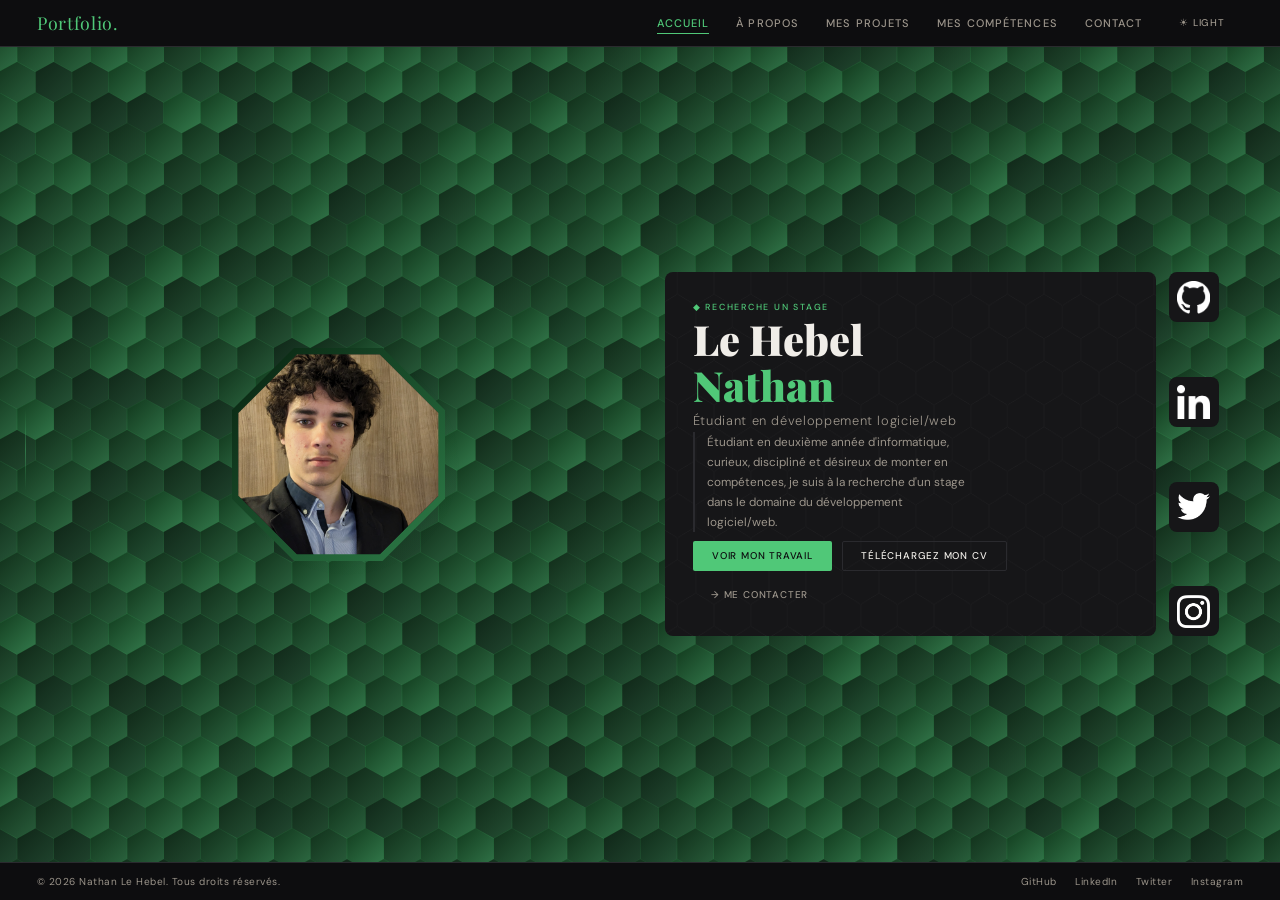
<file: index.html>
<!DOCTYPE html>
<html lang="fr">
<head>
  <meta charset="UTF-8" />
  <meta name="viewport" content="width=device-width, initial-scale=1.0" />
  <title>Portfolio – Nathan Le Hebel</title>
  <link href="https://fonts.googleapis.com/css2?family=Playfair+Display:wght@700;900&family=DM+Sans:wght@300;400;500&display=swap" rel="stylesheet" />
  <link rel="stylesheet" href="style.css" />
</head>
<body>
  <div class="decor-line"></div>
  <div id="hex-bg" style="position:fixed; inset:0; z-index:0; pointer-events:none; overflow:hidden;"></div>

  <nav>
    <div class="logo">Portfolio.</div>
    <div class="nav-right">
      <ul class="nav-links">
        <li><a data-section="accueil" class="active">Accueil</a></li>
        <li><a data-section="apropos">À propos</a></li>
        <li><a data-section="projets">Mes projets</a></li>
        <li><a data-section="competences">Mes compétences</a></li>
        <li><a data-section="contact">Contact</a></li>
      </ul>
      <button id="theme-toggle" class="btn btn-ghost"><span>☀ Light</span></button>
    </div>
  </nav>

  <div id="viewport">

    <!-- ===== ACCUEIL ===== -->
    <section class="section active" id="section-accueil">
      <div class="hex-side">
        <div class="hexagon-wrap">
          <div class="hex-glow"></div>
          <div class="hexagon">
            <div class="hexagon-inner">
              <img src="Photos-1-001/PXL_20250601_133335522.jpg" alt="Nathan Le Hebel" />
            </div>
          </div>
        </div>
      </div>

      <div class="info-container">
        <div class="info-side">
          <canvas class="hex-pattern"></canvas>
          <span class="tag">◆ Recherche un stage</span>
          <h1>Le Hebel<br /><span class="accent">Nathan</span></h1>
          <p class="role">Étudiant en développement logiciel/web</p>
          <p class="bio">
            Étudiant en deuxième année d'informatique, curieux, discipliné
            et désireux de monter en compétences, je suis à la recherche
            d'un stage dans le domaine du développement logiciel/web.
          </p>
          <div class="btn-row">
            <button class="btn btn-primary" data-nav="projets">Voir mon travail</button>
            <button class="btn btn-outline" onclick="window.open('CV_2026-06-26_Nathan_Le_Hebel.pdf', '_blank')">Téléchargez mon CV</button>
            <button class="btn btn-ghost" data-nav="contact"><span>→ Me contacter</span></button>
          </div>
        </div>

        <div class="links">
          <a href="https://github.com/Zelirety"><img src="images/github_logo.png" alt="GitHub"></a>
          <a href="https://www.linkedin.com/in/nathan-le-hebel-7b2b1b20a/"><img src="images/linkedin_logo.png" alt="LinkedIn"></a>
          <a href="https://twitter.com/"><img src="images/Logo_of_Twitter.svg.png" alt="Twitter"></a>
          <a href="https://www.instagram.com/"><img src="images/IG-Logo-Silhouette-Free-PNG-Image.png" alt="Instagram"></a>
        </div>
      </div>
    </section>

    <!-- ===== À PROPOS ===== -->
    <section class="section slide-from-right" id="section-apropos">
      <div class="apropos-grid">

        <!-- 1 — Vertical (haut-gauche) : Profil -->
        <div class="apropos-block apropos-block-profil">
          <span class="tag">● Profil</span>
          <div class="apropos-idbloc">
            <div class="apropos-avatar">N</div>
            <div>
              <p class="apropos-name">Nathan Le Hebel</p>
              <p class="apropos-detail">Développeur Full-Stack</p>
            </div>
          </div>
          <span class="apropos-badge">Recherche d'alternance 2025-2026</span>
          <div class="apropos-card-meta">
            <p>🎂 19 ans (22/09/2006)</p>
            <p>📍 Lannion, Bretagne</p>
            <p>🚗 Véhiculé</p>
            <p>✉ lehebelnathan@gmail.com</p>
            <p>🎓 BUT Informatique — 2ᵉ année</p>
          </div>
        </div>

        <!-- 2 — Horizontal (haut-droite) : Intro -->
        <div class="apropos-block apropos-block-intro">
          <span class="tag">● À propos</span>
          <h2>Hello <em class="accent">World !</em></h2>
          <p>
            Passionné par le développement logiciel et web, je suis un étudiant en informatique à la recherche d'une alternance pour approfondir mes compétences techniques et contribuer à des projets concrets. Curieux, rigoureux et autonome, j'aime relever les défis et apprendre de nouvelles technologies. Mon parcours académique et mes projets personnels m'ont permis d'acquérir une solide base en programmation, que je souhaite mettre à profit dans un environnement professionnel stimulant.
          </p>
        </div>

        <!-- 5 — Centre : Stats -->
        <div class="apropos-block apropos-block-stats">
          <div class="stat">
            <p class="stat-value">INNOVATION</p>
          </div>
          <div class="stat">
            <p class="stat-value"><span class="accent">QUALITE</span></p>
          </div>
          <div class="stat">
            <p class="stat-value">COMMUNICATION</p>
          </div>
        </div>

        <!-- 3 — Horizontal (bas-gauche) : Expérience -->
        <div class="apropos-block apropos-block-experience">
          <span class="tag">● Expérience</span>
          <div class="experience-wrapper">
            <button class="exp-arrow prev" type="button" aria-label="Expérience précédente">‹</button>
            <div class="experience-row">

              <div class="experience-card">
                <p class="exp-period">Mai 2026 — Juillet 2026.</p>
                <p class="exp-title">Stage cybersécurité</p>
                <p class="exp-place">STACEM, Grandchamps</p>
                <p class="exp-desc">Développement d'outils d'automatisation et de tests de pénétration. Implémentation de solutions de sécurité.</p>
              </div>

              <div class="experience-card">
                <p class="exp-period">2020 — Auj.</p>
                <p class="exp-title">Projets personnels</p>
                <p class="exp-place">En autonomie</p>
                <p class="exp-desc"></p>
              </div>

            </div>
            <button class="exp-arrow next" type="button" aria-label="Expérience suivante">›</button>
          </div>
        </div>

        <!-- 4 — Vertical (bas-droite) : Parcours -->
        <div class="apropos-block apropos-block-parcours">
          <span class="tag">● Parcours</span>
          <div class="apropos-timeline">
            <div class="timeline-item">
              <p class="timeline-year">A venir...</p>
            </div>
            <div class="timeline-item">
              <p class="timeline-year">2024 – Auj.</p>
              <p class="timeline-title">BUT Informatique, IUT de Lannion</p>
              <p class="timeline-sub"></p>
            </div>
            <div class="timeline-item">
              <p class="timeline-year">2021 - 2024</p>
              <p class="timeline-title">Bac Général, Lycée Benjamin Franklin</p>
              <p class="timeline-sub">NSI + Maths — Mention Bien</p>
            </div>
          </div>
        </div>

      </div>
    </section>

    <!-- ===== PROJETS ===== -->
    <section class="section slide-from-right" id="section-projets">
      <div style="width:100%">
        <div class="projets-header">
          <div>
            <span class="tag">◆ Réalisations</span>
            <div class="projets-title-row">
              <h2>Mes <em class="accent">projets</em></h2>
              <a href="https://github.com/Zelirety" class="github-link" aria-label="GitHub">
                <img src="images/github_logo.png" alt="GitHub">
              </a>
            </div>
          </div>
          <a href="https://github.com/Zelirety">Voir tout →</a>
        </div>
        <div class="projets-grid">
          <div class="projet-card">
            <span class="projet-tag">Web</span>
            <p class="projet-title">Portfolio Personnel</p>
            <p class="projet-desc">Ce portfolio — SPA avec navigation animée, fond hexagonal interactif, mode sombre/clair et canvas dynamique au survol de la souris.</p>
            <div class="projet-tech">
              <span class="tech-chip">HTML</span>
              <span class="tech-chip">CSS</span>
              <span class="tech-chip">JavaScript</span>
            </div>
          </div>
          <div class="projet-card">
            <span class="projet-tag">Web</span>
            <p class="projet-title">Alizon, création d'une marketplace</p>
            <p class="projet-desc">J’ai mené la conceptualisation et le développement d'un site web de commerce en
                                    ligne,en groupe de 7 dans le cadre d’un projet universitaire. Nous avons pu appliquer la
                                    méthode SCRUM pour la gestion des tâches et du groupe, et manipuler avec des
                                    technologies telles que Git et Jira, et des langages tels que le HTML/CSS/JS, PHP, SQL.</p>
            <div class="projet-tech">
              <span class="tech-chip">PHP</span>
              <span class="tech-chip">MySQL</span>
              <span class="tech-chip">HTML</span>
              <span class="tech-chip">sCSS</span>
              <span class="tech-chip">JavaScript</span>
              <span class="tech-chip">Docker</span>
            </div>
          </div>
          <div class="projet-card">
            <span class="projet-tag">Logiciel</span>
            <p class="projet-title">Snake, robot IA</p>
            <p class="projet-desc">J'ai développé un robot automatisé pour le jeu « Snake » en C, en optimisant le code. J'ai
                                    utilisé Doxygen pour la documentation.</p>
            <div class="projet-tech">
              <span class="tech-chip">C</span>
            </div>
          </div>
          <div class="projet-card">
            <span class="projet-tag">DevOps</span>
            <p class="projet-title">Pipeline automatisée de traitement de fichiers</p>
            <p class="projet-desc">J’ai conceptualisé et mis en œuvre une pipeline utilisant Bash et PHP, conteneurisée
                                  avec Docker.</p>
            <div class="projet-tech">
              <span class="tech-chip">Bash</span>
              <span class="tech-chip">PHP</span>
              <span class="tech-chip">Docker</span>
            </div>
          </div>
          <div class="projet-card">
            <span class="projet-tag">Web</span>
            <p class="projet-title">Site vitrine pour les JO 2024</p>
            <p class="projet-desc">J'ai acquis de solides compétences en développement web (HTML/CSS/JS) en
                                    concevant (Figma), imaginant puis en menant le développement avec une équipe de
                                    camarades, un site web vitrine pour les JO 2024, en simulant un recueil de besoins pour
                                    le client, et une présentation du produit.</p>
            <div class="projet-tech">
              <span class="tech-chip">HTML</span>
              <span class="tech-chip">CSS</span>
              <span class="tech-chip">FIGMA</span>
            </div>
          </div>
          <div class="projet-card dashed">
            <p class="projet-placeholder">+ Projet en cours<small>API REST avec Node.js — bientôt</small></p>
          </div>
        </div>
      </div>
    </section>

    <!-- ===== COMPÉTENCES ===== -->
    <section class="section slide-from-right" id="section-competences">
      <div class="comp-wrap">

        <header class="comp-head">
          <span class="tag">◆ Savoir-faire</span>
          <h2>Mes <em class="accent">compétences</em></h2>
          <p>Ce que je manipule au quotidien — entre le BUT Informatique à l'IUT de Lannion et mes projets personnels.</p>
        </header>

        <div class="comp-main">

          <!-- Langages : nid d'abeille -->
          <div class="comp-langs">
            <span class="comp-col-title">Langages</span>
            <div class="honeycomb">
              <div class="hc-row">
                <div class="lang-hex"><span class="lang-hex-in">Python</span></div>
                <div class="lang-hex"><span class="lang-hex-in">Java</span></div>
                <div class="lang-hex"><span class="lang-hex-in">C#</span></div>
                <div class="lang-hex"><span class="lang-hex-in">C</span></div>
              </div>
              <div class="hc-row">
                <div class="lang-hex"><span class="lang-hex-in">JS</span></div>
                <div class="lang-hex"><span class="lang-hex-in">PHP</span></div>
                <div class="lang-hex"><span class="lang-hex-in">Bash</span></div>
              </div>
            </div>
          </div>

          <!-- Catégories : fiche technique -->
          <div class="comp-cats">
            <div class="comp-field">
              <span class="cf-label">Développement web</span>
              <div class="cf-list">
                <span>HTML</span><span>CSS</span><span>JavaScript</span><span>Node.js</span>
              </div>
            </div>
            <div class="comp-field">
              <span class="cf-label">Bases de données</span>
              <div class="cf-list">
                <span>SQL</span><span>SQLite</span><span>Modélisation relationnelle</span>
              </div>
            </div>
            <div class="comp-field">
              <span class="cf-label">Gestion de projet</span>
              <div class="cf-list">
                <span>Agile — Scrum &amp; Kanban</span><span>Gantt</span><span>ProjectLibre</span>
              </div>
            </div>
            <div class="comp-field">
              <span class="cf-label">Outils &amp; technologies</span>
              <div class="cf-list">
                <span>Git</span><span>Docker</span><span>Jira</span><span>Figma</span><span>Doxygen</span>
              </div>
            </div>
            <div class="comp-field">
              <span class="cf-label">Atouts</span>
              <div class="cf-list">
                <span>Esprit d'équipe</span><span>À l'écoute</span><span>Gestion du stress</span><span>Apprentissage rapide</span><span>Autonomie</span>
              </div>
            </div>
            <div class="comp-field">
              <span class="cf-label">Langues</span>
              <div class="lang-levels">
                <div class="lang-level">
                  <span class="ll-name">Anglais</span>
                  <span class="ll-scale" aria-hidden="true">
                    <i class="on"></i><i class="on"></i><i class="on"></i><i class="on"></i><i></i><i></i>
                  </span>
                  <span class="ll-tag">B2</span>
                </div>
                <div class="lang-level">
                  <span class="ll-name">Espagnol</span>
                  <span class="ll-scale" aria-hidden="true">
                    <i class="on"></i><i class="on"></i><i></i><i></i><i></i><i></i>
                  </span>
                  <span class="ll-tag">A2</span>
                </div>
              </div>
            </div>
          </div>

        </div>
      </div>
    </section>

    <!-- ===== CONTACT ===== -->
    <section class="section slide-from-right" id="section-contact">
      <div class="contact-left">
        <span class="tag">◆ Restons en contact</span>
        <h2 style="margin-top:0.5rem;">Une <em class="accent">opportunité</em><br />à me proposer ?</h2>
        <p>Je suis à la recherche d'une alternance en développement full-stack pour 2025-2026. N'hésitez pas à me contacter, je réponds rapidement.</p>
        <div class="contact-info">
          <a class="contact-row" href="mailto:lehebelnathan@gmail.com">
            <span class="contact-icon">✉</span>
            <span>lehebelnathan@gmail.com</span>
          </a>
          <a class="contact-row" href="tel:+33782766495">
            <span class="contact-icon">📞</span>
            <span>07 82 76 64 95</span>
          </a>
          <div class="contact-row">
            <span class="contact-icon">📍</span>
            <span>Lannion, Bretagne</span>
          </div>
          <div class="contact-row">
            <span class="contact-icon">🎓</span>
            <span>BUT Informatique — IUT de Lannion</span>
          </div>
        </div>
      </div>

      <form class="contact-form" id="contact-form" action="https://formspree.io/f/maqvlajb" method="POST">
        <p class="contact-form-title">Envoyez-moi un message</p>
        <div class="form-group">
          <label class="form-label" for="cf-name">Nom</label>
          <input type="text" id="cf-name" name="name" class="form-input" placeholder="Votre nom" required />
        </div>
        <div class="form-group">
          <label class="form-label" for="cf-email">Email</label>
          <input type="email" id="cf-email" name="email" class="form-input" placeholder="votre@email.com" required />
        </div>
        <div class="form-group">
          <label class="form-label" for="cf-message">Message</label>
          <textarea id="cf-message" name="message" class="form-input" rows="4" placeholder="Votre message..." required></textarea>
        </div>
        <input type="hidden" name="_subject" value="Nouveau message depuis le portfolio">
        <button type="submit" class="btn btn-primary" id="cf-submit">Envoyer →</button>
        <p class="form-feedback" id="cf-feedback" hidden></p>
      </form>
    </section>

  </div><!-- /viewport -->

  <footer>
    <span>&copy; 2026 Nathan Le Hebel. Tous droits réservés.</span>
    <div class="footer-links">
      <a href="#">GitHub</a>
      <a href="#">LinkedIn</a>
      <a href="#">Twitter</a>
      <a href="#">Instagram</a>
    </div>
  </footer>

  <script>
    /* ================================================================
       HEXAGON BACKGROUND
    ================================================================ */
    const hexBg = document.getElementById('hex-bg');

    // Espacement augmenté (44→55, 37→46) → ~36% d'hexagones en moins
    // Mis à l'échelle comme le reste du site (55px / 46px pour 1rem = 18.4px)
    const REM_PX  = parseFloat(getComputedStyle(document.documentElement).fontSize);
    const HEX_COL = 55 * REM_PX / 18.4;
    const HEX_ROW = 46 * REM_PX / 18.4;
    for (let row = 0; row < Math.ceil(window.innerHeight / HEX_ROW); row++) {
      for (let col = 0; col < Math.ceil(window.innerWidth / HEX_COL) + 1; col++) {
        const hex = document.createElement('div');
        hex.classList.add('hexagon-bg');
        hex.style.left = `${(col - 0.1) * HEX_COL - (row % 2 === 1 ? HEX_COL / 2 : 0)}px`;
        hex.style.top  = `${row * HEX_ROW}px`;
        hex.style.opacity = (0.3 + Math.random() * 0.3).toFixed(2);
        hex.dataset.baseOpacity = hex.style.opacity;
        hexBg.appendChild(hex);
      }
    }

    const hexagons = document.querySelectorAll('.hexagon-bg');

    // Flash aléatoire
    setInterval(() => {
      for (let i = 0; i < 4; i++) {
        const h = hexagons[Math.floor(Math.random() * hexagons.length)];
        h.style.background = 'white';
        h.style.opacity    = '1';
        setTimeout(() => {
          h.style.background = 'linear-gradient(135deg, var(--accent2), var(--accent))';
          h.style.opacity    = h.dataset.baseOpacity;
        }, 2000);
      }
    }, 2000);

    /* ================================================================
       CANVAS PATTERN — appliqué à tous les blocs principaux
       (info-side, apropos-block, projet-card, contact-form)
       + PROXIMITÉ SOURIS sur les hexagones de fond
    ================================================================ */

    // Injecte un <canvas class="hex-pattern"> au début de chaque bloc cible
    ['.info-side', '.apropos-block', '.projet-card', '.contact-form'].forEach(sel => {
      document.querySelectorAll(sel).forEach(block => {
        if (block.querySelector(':scope > canvas.hex-pattern')) return;
        const c = document.createElement('canvas');
        c.className = 'hex-pattern';
        block.insertBefore(c, block.firstChild);
      });
    });

    // Liste { bloc, canvas, contexte }
    const hexBlocks = Array.from(document.querySelectorAll('canvas.hex-pattern')).map(c => ({
      block:  c.parentElement,
      canvas: c,
      ctx:    c.getContext('2d')
    }));

    // Cache des positions des hexagones de fond (fixes)
    const hexCache = Array.from(hexagons).map(hex => {
      const r = hex.getBoundingClientRect();
      return { x: r.left, y: r.top, w: r.width, h: r.height, cx: r.left + r.width / 2, cy: r.top + r.height / 2 };
    });

    // Pulse au clic pour les motifs hexagonaux des blocs (canvas)
    let clickPulse = null;
    const CANVAS_PULSE_R  = 150;   // rayon (px) du pulse autour du curseur
    const CANVAS_PULSE_MS = 550;   // durée du pulse (ms)
    function triggerCanvasPulse(cx, cy) {
      clickPulse = { x: cx, y: cy, t0: performance.now() };
      (function anim() {
        const m = lastMouse;
        drawCanvasPattern(m ? m.x : null, m ? m.y : null);
        if (clickPulse && performance.now() - clickPulse.t0 < CANVAS_PULSE_MS) {
          requestAnimationFrame(anim);
        } else {
          clickPulse = null;
          drawCanvasPattern(m ? m.x : null, m ? m.y : null);
        }
      })();
    }

    function drawCanvasPattern(mouseClientX = null, mouseClientY = null, border = false) {
      hexBlocks.forEach(({ block, canvas, ctx }) => {
        const rect = block.getBoundingClientRect();
        if (rect.width < 1 || rect.height < 1) return;

        canvas.width  = rect.width;
        canvas.height = rect.height;
        ctx.clearRect(0, 0, canvas.width, canvas.height);

        const mx = mouseClientX != null ? mouseClientX - rect.left : null;
        const my = mouseClientY != null ? mouseClientY - rect.top  : null;
        
        for (let i = 0; i < hexCache.length; i++) {
          const hp = hexCache[i];
          if (hp.x + hp.w < rect.left || hp.x > rect.right ||
              hp.y + hp.h < rect.top  || hp.y > rect.bottom) continue;

          const x = hp.cx - rect.left;
          const y = hp.cy - rect.top;
          const r = hp.w / 2;

          ctx.beginPath();
          for (let k = 0; k < 6; k++) {
            const a  = (Math.PI / 180) * (60 * k - 30);
            const px = x + r * Math.cos(a);
            const py = y + r * Math.sin(a);
            k === 0 ? ctx.moveTo(px, py) : ctx.lineTo(px, py);
          }
          ctx.closePath();

          const dist = mx != null ? Math.hypot(mx - x, my - y) : Infinity;
          let alpha = dist < 90 ? 0.05 : 0.02;
          // Pulse au clic : illumine les hexagones du bloc autour du point cliqué
          if (clickPulse) {
            const pd   = Math.hypot((clickPulse.x - rect.left) - x, (clickPulse.y - rect.top) - y);
            const life = 1 - (performance.now() - clickPulse.t0) / CANVAS_PULSE_MS;
            if (life > 0 && pd < CANVAS_PULSE_R) {
              const pa = life * (1 - pd / CANVAS_PULSE_R) * 0.9;
              if (pa > alpha) alpha = pa;
            }
          }
          ctx.strokeStyle = `rgba(255,255,255,${alpha})`;
          ctx.lineWidth   = 1;
          ctx.stroke();
        }
      });
    }
    

    drawCanvasPattern();

    // Throttle avec requestAnimationFrame : limite les MAJ à 60 fps max
    let lastMouse = null;
    let rafQueued = false;
    document.addEventListener('mousemove', (e) => {
      lastMouse = { x: e.clientX, y: e.clientY };
      if (rafQueued) return;
      rafQueued = true;
      requestAnimationFrame(() => {
        rafQueued = false;
        const mx = lastMouse.x, my = lastMouse.y;

        // Proximité hexagones de fond (utilise le cache)
        for (let i = 0; i < hexCache.length; i++) {
          const hp  = hexCache[i];
          const hex = hexagons[i];
          const dist = Math.hypot(mx - hp.cx, my - hp.cy);
          if (dist < 130) {
            hex.style.opacity    = (1 - (dist / 130) * 0.5).toFixed(2);
            hex.style.background = 'var(--transform-color)';
          } else {
            hex.style.opacity    = hex.dataset.baseOpacity;
            hex.style.background = 'linear-gradient(135deg, var(--accent2), var(--accent))';
          }
        }

        drawCanvasPattern(mx, my);
      });
    });

    document.addEventListener('click', (e) => {
      triggerCanvasPulse(e.clientX, e.clientY);

      // Pulse des hexagones du fond autour du clic (même esprit que le survol souris)
      const PULSE_R = 160;   // rayon de l'effet autour du curseur
      for (let i = 0; i < hexCache.length; i++) {
        const hp = hexCache[i];
        const d  = Math.hypot(e.clientX - hp.cx, e.clientY - hp.cy);
        if (d > PULSE_R) continue;
        const hex = hexagons[i];
        setTimeout(() => {
          // allumage quasi instantané
          hex.style.transition = 'background 0.08s ease, opacity 0.08s ease';
          hex.style.background = 'white';
          hex.style.opacity    = '1';
          // puis retour en douceur à l'état de base
          setTimeout(() => {
            hex.style.transition = 'background 0.7s ease, opacity 0.6s ease';
            hex.style.background = 'linear-gradient(135deg, var(--accent2), var(--accent))';
            hex.style.opacity    = hex.dataset.baseOpacity;
          }, 130);
        }, d * 0.7);   // léger délai selon la distance = petit effet de propagation
      }
    });

    /* ================================================================
       NAVIGATION SPA
    ================================================================ */
    const sectionOrder = ['accueil', 'apropos', 'projets', 'competences', 'contact'];
    let currentSection  = 'accueil';
    let isTransitioning = false;

    function navigateTo(targetId) {
      if (targetId === currentSection || isTransitioning) return;
      isTransitioning = true;

      const currentEl = document.getElementById(`section-${currentSection}`);
      const targetEl  = document.getElementById(`section-${targetId}`);
      const goingRight = sectionOrder.indexOf(targetId) > sectionOrder.indexOf(currentSection);

      // Positionne la section entrante hors champ (sans toucher à opacity — géré par CSS)
      targetEl.classList.remove('active', 'slide-out-left', 'slide-out-right');
      targetEl.classList.add(goingRight ? 'slide-from-right' : 'slide-from-left');
      void targetEl.offsetWidth; // force reflow

      // Sortie
      currentEl.classList.remove('active');
      currentEl.classList.add(goingRight ? 'slide-out-left' : 'slide-out-right');

      // Entrée
      targetEl.classList.remove('slide-from-right', 'slide-from-left');
      targetEl.classList.add('active');

      // Nav active
      document.querySelectorAll('.nav-links a').forEach(a => {
        a.classList.toggle('active', a.dataset.section === targetId);
      });

      currentSection = targetId;
      setTimeout(() => {
        isTransitioning = false;
        // Redessine les canvas patterns (les blocs ont changé de position)
        drawCanvasPattern();
      }, 550);
    }

    // Liens de nav
    document.querySelectorAll('.nav-links a[data-section]').forEach(link => {
      link.addEventListener('click', () => navigateTo(link.dataset.section));
    });

    // Boutons raccourcis
    document.querySelectorAll('[data-nav]').forEach(btn => {
      btn.addEventListener('click', () => navigateTo(btn.dataset.nav));
    });

    // Clavier
    document.addEventListener('keydown', e => {
      const idx = sectionOrder.indexOf(currentSection);
      if (e.key === 'ArrowRight' && idx < sectionOrder.length - 1) navigateTo(sectionOrder[idx + 1]);
      if (e.key === 'ArrowLeft'  && idx > 0)                        navigateTo(sectionOrder[idx - 1]);
    });

    /* ================================================================
       DARK / LIGHT TOGGLE
    ================================================================ */
    document.getElementById('theme-toggle').addEventListener('click', () => {
      const isLight = document.body.classList.toggle('light');
      document.querySelector('#theme-toggle span').textContent = isLight ? '☾ Dark' : '☀ Light';
    });

    /* ================================================================
       NAVIGATION DES EXPÉRIENCES (flèches gauche/droite)
       Affichées seulement si la zone défile (donc plus de 4 cartes).
    ================================================================ */
    (function () {
      const row  = document.querySelector('.experience-row');
      const prev = document.querySelector('.exp-arrow.prev');
      const next = document.querySelector('.exp-arrow.next');
      if (!row || !prev || !next) return;

      function step() {
        const card = row.querySelector('.experience-card');
        if (!card) return row.clientWidth;
        // largeur d'une carte + le gap (0.7rem)
        return card.getBoundingClientRect().width + parseFloat(getComputedStyle(row).columnGap);
      }

      function update() {
        const canScroll = row.scrollWidth > row.clientWidth + 1;
        if (!canScroll) {
          prev.hidden = true;
          next.hidden = true;
          return;
        }
        const atStart = row.scrollLeft <= 1;
        const atEnd   = row.scrollLeft + row.clientWidth >= row.scrollWidth - 1;
        prev.hidden = atStart;
        next.hidden = atEnd;
      }

      prev.addEventListener('click', () => row.scrollBy({ left: -step(), behavior: 'smooth' }));
      next.addEventListener('click', () => row.scrollBy({ left:  step(), behavior: 'smooth' }));
      row.addEventListener('scroll', update);
      window.addEventListener('resize', update);
      update();
    })();

    /* ================================================================
       FORMULAIRE DE CONTACT — envoi via Formspree (fetch AJAX)
       L'email arrive directement dans la boîte sans ouvrir de client mail.
    ================================================================ */
    (function () {
      const form     = document.getElementById('contact-form');
      const submit   = document.getElementById('cf-submit');
      const feedback = document.getElementById('cf-feedback');

      form.addEventListener('submit', async (e) => {
        e.preventDefault();
        submit.disabled = true;
        submit.textContent = 'Envoi…';
        submit.classList.remove('btn-success');
        feedback.hidden = true;
        feedback.classList.remove('error', 'success');

        try {
          const response = await fetch(form.action, {
            method:  'POST',
            body:    new FormData(form),
            headers: { 'Accept': 'application/json' }
          });

          if (response.ok) {
            // Succès : message dans le bouton pendant 5s
            form.reset();
            submit.textContent = '✓ Message envoyé !';
            submit.classList.add('btn-success');
            setTimeout(() => {
              submit.textContent = 'Envoyer →';
              submit.classList.remove('btn-success');
              submit.disabled = false;
            }, 5000);
            return; // ne pas réactiver tout de suite
          } else {
            const data = await response.json().catch(() => ({}));
            const msg  = data.errors?.map(err => err.message).join(', ') || 'Une erreur est survenue.';
            feedback.textContent = '✗ ' + msg;
            feedback.classList.add('error');
            feedback.hidden = false;
            submit.textContent = 'Envoyer →';
          }
        } catch (err) {
          feedback.textContent = '✗ Connexion impossible. Réessayez ou écrivez-moi directement.';
          feedback.classList.add('error');
          feedback.hidden = false;
          submit.textContent = 'Envoyer →';
        }
        submit.disabled = false;
      });
    })();
  </script>
</body>
</html>
</file>
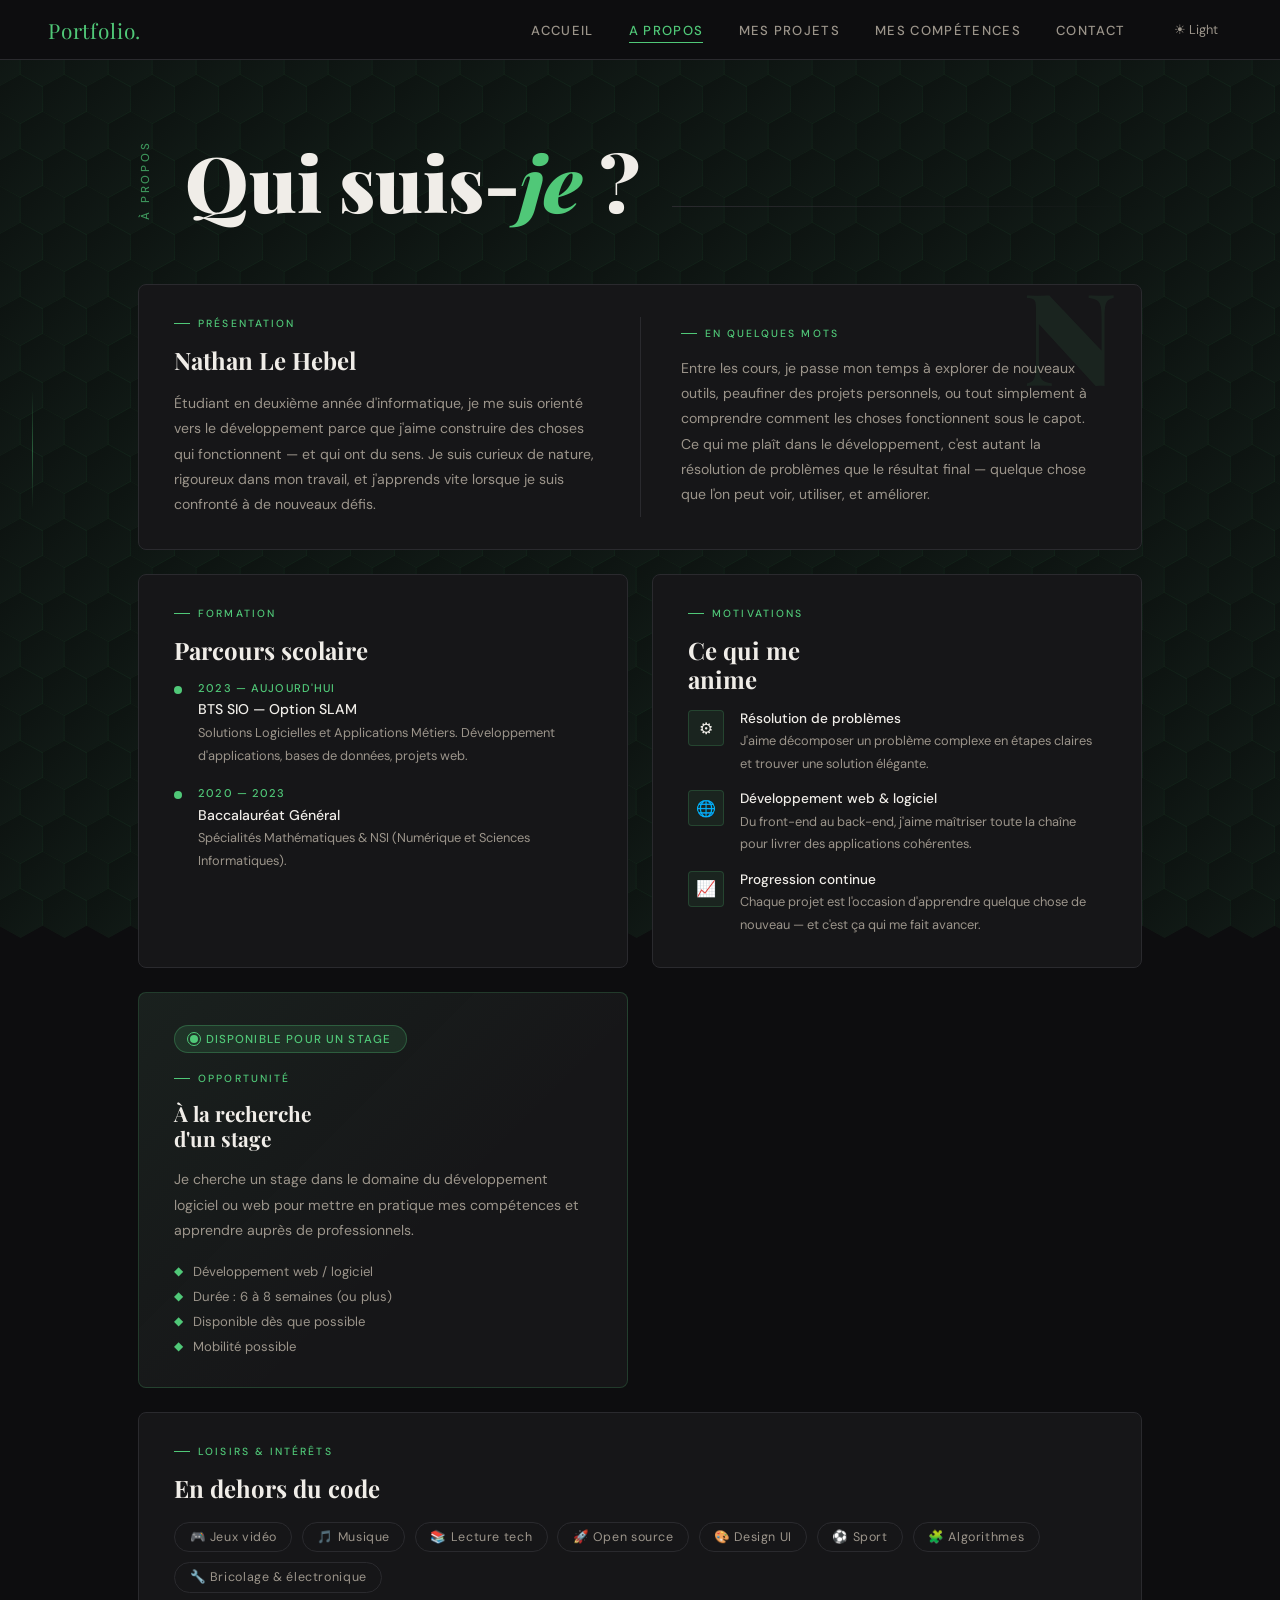
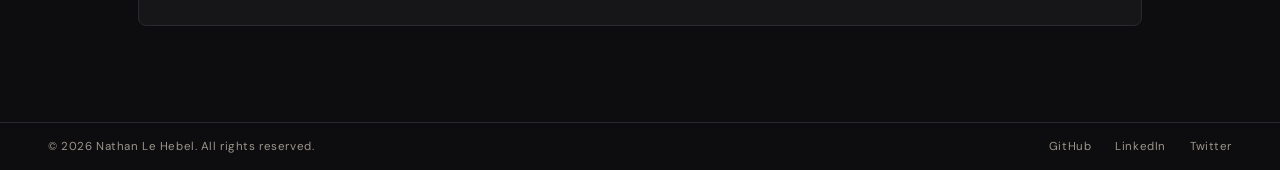
<file: Apropos.html>
<!DOCTYPE html>
<html lang="en">
<head>
  <meta charset="UTF-8" />
  <meta name="viewport" content="width=device-width, initial-scale=1.0" />
  <title>À propos — Nathan Le Hebel</title>
  <link href="https://fonts.googleapis.com/css2?family=Playfair+Display:ital,wght@0,700;0,900;1,700&family=DM+Sans:wght@300;400;500&display=swap" rel="stylesheet" />
  <style>
    *, *::before, *::after { margin: 0; padding: 0; box-sizing: border-box; }

    :root {
      --bg: #0d0d0f;
      --surface: #161618;
      --border: #2a2a2e;
      --accent: #50C878;
      --accent2: #145926;
      --text: #f0ede8;
      --muted: #9c958b;
      --hex-border1: #07200e;
      --hex-border2: #2e7e49;
      --transform-color: #2a936a;
    }

    body.light {
      --bg: #f5f5f0;
      --surface: #e8e8e3;
      --border: #d0d0cc;
      --text: #1a1a1a;
      --muted: #282725;
      --hex-border1: #346f34;
      --hex-border2: #9ad39a;
    }

    html, body {
      min-height: 100%;
      background: var(--bg);
      color: var(--text);
      font-family: 'DM Sans', sans-serif;
      overflow-x: hidden;
    }

    /* HEXAGON BG */
    .hexagon-bg {
      position: fixed;
      z-index: 0;
      width: 50px;
      height: 50px;
      clip-path: polygon(50% 0%, 95% 25%, 95% 75%, 50% 100%, 5% 75%, 5% 25%);
      background: linear-gradient(135deg, var(--accent2), var(--accent));
      opacity: 0.08;
      transition: background 1s ease, opacity 0.4s ease;
    }

    /* NAV */
    nav {
      display: flex;
      align-items: center;
      justify-content: space-between;
      padding: 0 3rem;
      height: 60px;
      border-bottom: 1px solid var(--border);
      background: var(--bg);
      position: sticky;
      top: 0;
      z-index: 100;
    }

    .logo {
      font-family: 'Playfair Display', serif;
      font-size: 1.3rem;
      color: var(--accent);
      letter-spacing: 0.04em;
      text-decoration: none;
    }

    .nav-links {
      display: flex;
      gap: 2.2rem;
      list-style: none;
      align-items: center;
    }

    .nav-links a {
      text-decoration: none;
      color: var(--muted);
      font-size: 0.82rem;
      letter-spacing: 0.1em;
      text-transform: uppercase;
      font-weight: 500;
      transition: color 0.2s;
      position: relative;
    }

    .nav-links a.active { color: var(--accent); }

    .nav-links a::after {
      content: '';
      position: absolute;
      bottom: -4px; left: 0;
      width: 0; height: 1px;
      background: var(--accent);
      transition: width 0.25s;
    }
    .nav-links a:hover { color: var(--text); }
    .nav-links a:hover::after, .nav-links a.active::after { width: 100%; }

    .btn-ghost {
      background: transparent;
      color: var(--muted);
      border: 1px solid transparent;
      padding: 0.4rem 0.8rem;
      font-family: 'DM Sans', sans-serif;
      font-size: 0.8rem;
      cursor: pointer;
      transition: color 0.2s;
      border-radius: 2px;
    }
    .btn-ghost:hover { color: var(--text); }

    /* DECOR LINE */
    .decor-line {
      position: fixed;
      left: 2rem;
      top: 50%;
      transform: translateY(-50%);
      width: 1px;
      height: 120px;
      background: linear-gradient(to bottom, transparent, var(--accent), transparent);
      opacity: 0.4;
      z-index: 50;
    }

    /* PAGE WRAPPER */
    .page {
      position: relative;
      z-index: 1;
      max-width: 1100px;
      margin: 0 auto;
      padding: 5rem 3rem 6rem;
    }

    /* HERO SECTION HEADER */
    .section-header {
      display: flex;
      align-items: flex-end;
      gap: 2rem;
      margin-bottom: 4rem;
    }

    .section-label {
      font-size: 0.72rem;
      letter-spacing: 0.25em;
      text-transform: uppercase;
      color: var(--accent);
      font-weight: 500;
      writing-mode: vertical-rl;
      transform: rotate(180deg);
      opacity: 0.7;
    }

    .section-title {
      font-family: 'Playfair Display', serif;
      font-size: clamp(3rem, 6vw, 5rem);
      font-weight: 900;
      line-height: 1;
      color: var(--text);
    }

    .section-title em {
      font-style: italic;
      color: var(--accent);
    }

    .title-line {
      flex: 1;
      height: 1px;
      background: linear-gradient(to right, var(--border), transparent);
      margin-bottom: 0.8rem;
    }

    /* GRID LAYOUT */
    .about-grid {
      display: grid;
      grid-template-columns: 1fr 1fr;
      grid-template-rows: auto auto;
      gap: 1.5rem;
    }

    /* CARDS */
    .card {
      background: var(--surface);
      border: 1px solid var(--border);
      border-radius: 8px;
      padding: 2rem 2.2rem;
      position: relative;
      overflow: hidden;
      transition: border-color 0.3s;
    }

    .card:hover {
      border-color: rgba(80, 200, 120, 0.3);
    }

    .card::before {
      content: '';
      position: absolute;
      top: 0; left: 0;
      right: 0; height: 2px;
      background: linear-gradient(to right, transparent, var(--accent), transparent);
      opacity: 0;
      transition: opacity 0.3s;
    }

    .card:hover::before { opacity: 1; }

    .card-tag {
      font-size: 0.65rem;
      letter-spacing: 0.2em;
      text-transform: uppercase;
      color: var(--accent);
      font-weight: 500;
      margin-bottom: 1rem;
      display: flex;
      align-items: center;
      gap: 0.5rem;
    }

    .card-tag::before {
      content: '';
      display: inline-block;
      width: 16px;
      height: 1px;
      background: var(--accent);
    }

    .card h2 {
      font-family: 'Playfair Display', serif;
      font-size: 1.5rem;
      font-weight: 700;
      color: var(--text);
      margin-bottom: 1rem;
      line-height: 1.2;
    }

    .card p {
      font-size: 0.88rem;
      color: var(--muted);
      line-height: 1.8;
    }

    /* CARD: Qui suis-je — spans full width */
    .card-who {
      grid-column: 1 / -1;
      display: grid;
      grid-template-columns: 1fr 1px 1fr;
      gap: 2.5rem;
      align-items: center;
    }

    .card-who .divider {
      background: var(--border);
      height: 100%;
      min-height: 80px;
    }

    .card-who .big-initial {
      font-family: 'Playfair Display', serif;
      font-size: 8rem;
      font-weight: 900;
      color: var(--accent);
      opacity: 0.08;
      line-height: 1;
      position: absolute;
      top: -1rem;
      right: 1.5rem;
      pointer-events: none;
      user-select: none;
    }

    /* CARD: Formation */
    .formation-list {
      list-style: none;
      display: flex;
      flex-direction: column;
      gap: 1.2rem;
    }

    .formation-list li {
      display: flex;
      gap: 1rem;
      align-items: flex-start;
    }

    .formation-dot {
      width: 8px;
      height: 8px;
      border-radius: 50%;
      background: var(--accent);
      margin-top: 5px;
      flex-shrink: 0;
    }

    .formation-list .year {
      font-size: 0.7rem;
      letter-spacing: 0.1em;
      color: var(--accent);
      font-weight: 500;
      text-transform: uppercase;
      display: block;
      margin-bottom: 0.2rem;
    }

    .formation-list .school {
      font-size: 0.88rem;
      color: var(--text);
      font-weight: 500;
    }

    .formation-list .desc {
      font-size: 0.8rem;
      color: var(--muted);
      margin-top: 0.1rem;
    }

    /* CARD: Ce qui me motive */
    .motiv-items {
      display: flex;
      flex-direction: column;
      gap: 1rem;
    }

    .motiv-item {
      display: flex;
      align-items: flex-start;
      gap: 1rem;
    }

    .motiv-icon {
      width: 36px;
      height: 36px;
      background: rgba(80, 200, 120, 0.08);
      border: 1px solid rgba(80, 200, 120, 0.2);
      border-radius: 4px;
      display: flex;
      align-items: center;
      justify-content: center;
      font-size: 1rem;
      flex-shrink: 0;
    }

    .motiv-text strong {
      display: block;
      font-size: 0.85rem;
      color: var(--text);
      font-weight: 500;
      margin-bottom: 0.15rem;
    }

    .motiv-text span {
      font-size: 0.8rem;
      color: var(--muted);
      line-height: 1.6;
    }

    /* CARD: Recherche */
    .card-search {
      background: linear-gradient(135deg, rgba(80, 200, 120, 0.06), transparent 60%), var(--surface);
      border-color: rgba(80, 200, 120, 0.2);
    }

    .stage-badge {
      display: inline-flex;
      align-items: center;
      gap: 0.5rem;
      background: rgba(80, 200, 120, 0.12);
      border: 1px solid rgba(80, 200, 120, 0.3);
      border-radius: 100px;
      padding: 0.35rem 0.9rem;
      font-size: 0.72rem;
      color: var(--accent);
      letter-spacing: 0.1em;
      text-transform: uppercase;
      font-weight: 500;
      margin-bottom: 1.2rem;
    }

    .pulse {
      width: 8px;
      height: 8px;
      border-radius: 50%;
      background: var(--accent);
      position: relative;
    }

    .pulse::after {
      content: '';
      position: absolute;
      inset: -3px;
      border-radius: 50%;
      border: 1px solid var(--accent);
      animation: pulse 2s infinite;
    }

    @keyframes pulse {
      0% { opacity: 1; transform: scale(1); }
      100% { opacity: 0; transform: scale(2); }
    }

    .card-search h2 {
      font-size: 1.3rem;
    }

    .search-details {
      margin-top: 1.2rem;
      display: flex;
      flex-direction: column;
      gap: 0.5rem;
    }

    .search-detail {
      display: flex;
      align-items: center;
      gap: 0.6rem;
      font-size: 0.82rem;
      color: var(--muted);
    }

    .search-detail span:first-child {
      color: var(--accent);
      font-size: 0.75rem;
    }

    /* CARD: Centres d'intérêt */
    .interests {
      display: flex;
      flex-wrap: wrap;
      gap: 0.6rem;
    }

    .interest-tag {
      padding: 0.4rem 0.9rem;
      border: 1px solid var(--border);
      border-radius: 100px;
      font-size: 0.78rem;
      color: var(--muted);
      letter-spacing: 0.05em;
      transition: all 0.2s;
      cursor: default;
    }

    .interest-tag:hover {
      border-color: var(--accent);
      color: var(--accent);
    }

    /* FOOTER */
    footer {
      height: 48px;
      display: flex;
      align-items: center;
      justify-content: space-between;
      padding: 0 3rem;
      border-top: 1px solid var(--border);
      font-size: 0.72rem;
      color: var(--muted);
      letter-spacing: 0.05em;
      background-color: var(--bg);
      position: relative;
      z-index: 1;
    }

    footer a {
      color: var(--muted);
      text-decoration: none;
      transition: color 0.2s;
    }
    footer a:hover { color: var(--accent); }
    .footer-links { display: flex; gap: 1.5rem; }

    /* ENTRANCE ANIMATIONS */
    .fade-up {
      opacity: 0;
      transform: translateY(24px);
      animation: fadeUp 0.6s ease forwards;
    }

    @keyframes fadeUp {
      to { opacity: 1; transform: translateY(0); }
    }

    .fade-up:nth-child(1) { animation-delay: 0.1s; }
    .fade-up:nth-child(2) { animation-delay: 0.2s; }
    .fade-up:nth-child(3) { animation-delay: 0.3s; }
    .fade-up:nth-child(4) { animation-delay: 0.4s; }
    .fade-up:nth-child(5) { animation-delay: 0.5s; }
    .fade-up:nth-child(6) { animation-delay: 0.6s; }

    @media (max-width: 768px) {
      .about-grid { grid-template-columns: 1fr; }
      .card-who { grid-column: 1; grid-template-columns: 1fr; }
      .card-who .divider { display: none; }
      .section-title { font-size: 2.5rem; }
      .page { padding: 3rem 1.5rem 4rem; }
      nav { padding: 0 1.5rem; }
    }
  </style>
</head>
<body>

  <div class="decor-line"></div>

  <nav>
    <a href="index.html" class="logo">Portfolio.</a>
    <ul class="nav-links">
      <li><a href="index.html">Accueil</a></li>
      <li><a href="about.html" class="active">A propos</a></li>
      <li><a href="#">Mes projets</a></li>
      <li><a href="#">Mes compétences</a></li>
      <li><a href="#">Contact</a></li>
      <button id="theme-toggle" class="btn-ghost">☀ Light</button>
    </ul>
  </nav>

  <main class="page">

    <div class="section-header fade-up">
      <span class="section-label">À propos</span>
      <div>
        <h1 class="section-title">Qui suis-<em>je</em> ?</h1>
      </div>
      <div class="title-line"></div>
    </div>

    <div class="about-grid">

      <!-- QUI SUIS-JE -->
      <div class="card card-who fade-up">
        <span class="big-initial">N</span>
        <div>
          <div class="card-tag">Présentation</div>
          <h2>Nathan Le Hebel</h2>
          <p>
            Étudiant en deuxième année d'informatique, je me suis orienté vers le développement
            parce que j'aime construire des choses qui fonctionnent — et qui ont du sens. Je suis
            curieux de nature, rigoureux dans mon travail, et j'apprends vite lorsque je suis
            confronté à de nouveaux défis.
          </p>
        </div>
        <div class="divider"></div>
        <div>
          <div class="card-tag">En quelques mots</div>
          <p>
            Entre les cours, je passe mon temps à explorer de nouveaux outils, peaufiner des projets
            personnels, ou tout simplement à comprendre comment les choses fonctionnent sous le capot.
            Ce qui me plaît dans le développement, c'est autant la résolution de problèmes que
            le résultat final — quelque chose que l'on peut voir, utiliser, et améliorer.
          </p>
        </div>
      </div>

      <!-- FORMATION -->
      <div class="card fade-up">
        <div class="card-tag">Formation</div>
        <h2>Parcours scolaire</h2>
        <ul class="formation-list" style="margin-top: 1rem;">
          <li>
            <div class="formation-dot"></div>
            <div>
              <span class="year">2023 — Aujourd'hui</span>
              <span class="school">BTS SIO — Option SLAM</span>
              <p class="desc">Solutions Logicielles et Applications Métiers. Développement d'applications, bases de données, projets web.</p>
            </div>
          </li>
          <li>
            <div class="formation-dot"></div>
            <div>
              <span class="year">2020 — 2023</span>
              <span class="school">Baccalauréat Général</span>
              <p class="desc">Spécialités Mathématiques & NSI (Numérique et Sciences Informatiques).</p>
            </div>
          </li>
        </ul>
      </div>

      <!-- CE QUI ME MOTIVE -->
      <div class="card fade-up">
        <div class="card-tag">Motivations</div>
        <h2>Ce qui me<br/>anime</h2>
        <div class="motiv-items" style="margin-top: 1rem;">
          <div class="motiv-item">
            <div class="motiv-icon">⚙</div>
            <div class="motiv-text">
              <strong>Résolution de problèmes</strong>
              <span>J'aime décomposer un problème complexe en étapes claires et trouver une solution élégante.</span>
            </div>
          </div>
          <div class="motiv-item">
            <div class="motiv-icon">🌐</div>
            <div class="motiv-text">
              <strong>Développement web & logiciel</strong>
              <span>Du front-end au back-end, j'aime maîtriser toute la chaîne pour livrer des applications cohérentes.</span>
            </div>
          </div>
          <div class="motiv-item">
            <div class="motiv-icon">📈</div>
            <div class="motiv-text">
              <strong>Progression continue</strong>
              <span>Chaque projet est l'occasion d'apprendre quelque chose de nouveau — et c'est ça qui me fait avancer.</span>
            </div>
          </div>
        </div>
      </div>

      <!-- RECHERCHE DE STAGE -->
      <div class="card card-search fade-up">
        <div class="stage-badge">
          <div class="pulse"></div>
          Disponible pour un stage
        </div>
        <div class="card-tag">Opportunité</div>
        <h2>À la recherche<br/>d'un stage</h2>
        <p>Je cherche un stage dans le domaine du développement logiciel ou web pour mettre en pratique mes compétences et apprendre auprès de professionnels.</p>
        <div class="search-details">
          <div class="search-detail"><span>◆</span> Développement web / logiciel</div>
          <div class="search-detail"><span>◆</span> Durée : 6 à 8 semaines (ou plus)</div>
          <div class="search-detail"><span>◆</span> Disponible dès que possible</div>
          <div class="search-detail"><span>◆</span> Mobilité possible</div>
        </div>
      </div>

      <!-- CENTRES D'INTÉRÊT -->
      <div class="card fade-up" style="grid-column: 1 / -1;">
        <div class="card-tag">Loisirs & Intérêts</div>
        <h2 style="margin-bottom: 1.2rem;">En dehors du code</h2>
        <div class="interests">
          <span class="interest-tag">🎮 Jeux vidéo</span>
          <span class="interest-tag">🎵 Musique</span>
          <span class="interest-tag">📚 Lecture tech</span>
          <span class="interest-tag">🚀 Open source</span>
          <span class="interest-tag">🎨 Design UI</span>
          <span class="interest-tag">⚽ Sport</span>
          <span class="interest-tag">🧩 Algorithmes</span>
          <span class="interest-tag">🔧 Bricolage & électronique</span>
        </div>
      </div>

    </div>
  </main>

  <footer>
    <span>&copy; 2026 Nathan Le Hebel. All rights reserved.</span>
    <div class="footer-links">
      <a href="#">GitHub</a>
      <a href="#">LinkedIn</a>
      <a href="#">Twitter</a>
    </div>
  </footer>

  <script>
    // Hexagon background
    for (let j = 0; j < window.innerHeight / 40 + 2; j++) {
      for (let i = 0; i < window.innerWidth / 45 + 1; i++) {
        const hex = document.createElement('div');
        hex.classList.add('hexagon-bg');
        hex.style.left = `${(j % 2 === 0 ? (i - 0.1) * 44 : (i - 0.1) * 44 - 22.5)}px`;
        hex.style.top = `${j * 37}px`;
        hex.style.animationDelay = `${Math.random() * 5}s`;
        hex.dataset.baseOpacity = 0.08;
        document.body.appendChild(hex);
      }
    }

    const hexagons = document.querySelectorAll('.hexagon-bg');

    document.addEventListener('mousemove', (e) => {
      hexagons.forEach(hex => {
        const rect = hex.getBoundingClientRect();
        const hexX = rect.left + rect.width / 2;
        const hexY = rect.top + rect.height / 2;
        const dist = Math.hypot(e.clientX - hexX, e.clientY - hexY);
        if (dist < 120) {
          hex.style.opacity = 0.25 - (dist / 120) * 0.15;
          hex.style.background = 'var(--transform-color)';
        } else {
          hex.style.opacity = hex.dataset.baseOpacity;
          hex.style.background = 'linear-gradient(135deg, var(--accent2), var(--accent))';
        }
      });
    });

    // Dark/Light toggle
    document.getElementById('theme-toggle').addEventListener('click', () => {
      document.body.classList.toggle('light');
      const btn = document.getElementById('theme-toggle');
      btn.textContent = document.body.classList.contains('light') ? '☾ Dark' : '☀ Light';
    });
  </script>
</body>
</html>
</file>
<file: style.css>
/* ================================================================
       RESET & VARIABLES
    ================================================================ */
    *, *::before, *::after { margin: 0; padding: 0; box-sizing: border-box; }

    :root {
      --bg:             #0d0d0f;
      --surface:        #161618;
      --border:         #2a2a2e;
      --accent:         #50C878;
      --accent2:        #145926;
      --text:           #f0ede8;
      --muted:          #9c958b;
      --hex-border1:    #07200e;
      --hex-border2:    #2e7e49;
      --transform-color:#2a936a;
    }

    body.light {
      --bg:          #f5f5f0;
      --surface:     #e8e8e3;
      --border:      #d0d0cc;
      --text:        #1a1a1a;
      --muted:       #282725;
      --hex-border1: #346f34;
      --hex-border2: #9ad39a;
    }

    /* Échelle unique : tout le site est dimensionné en rem, et 1rem suit la
       taille de la fenêtre (référence : 18.4px pour une fenêtre 1920×920).
       On prend la plus petite des deux contraintes (largeur / hauteur) pour
       que la mise en page soit identique sur un portable et un grand écran. */
    :root {
      --nav-h:    3.8rem;
      --footer-h: 3.08rem;
    }

    html { font-size: max(10px, min(0.9583vw, 2vh)); }

    html, body {
      height: 100%;
      overflow: hidden;
      background: var(--bg);
      color: var(--text);
      font-family: 'DM Sans', sans-serif;
    }

    /* ================================================================
       UTILITAIRES
    ================================================================ */

    /* Remplace tous les `em { font-style:normal; color:var(--accent) }`
       répétés 4× et les `h1 span { color:var(--accent) }` */
    .accent { color: var(--accent); font-style: normal; }

    .tag {
      font-size: 0.72rem;
      letter-spacing: 0.2em;
      text-transform: uppercase;
      color: var(--accent);
      font-weight: 500;
    }

    /* ================================================================
       LAYOUT PRINCIPAL
    ================================================================ */
    nav, #viewport, footer { position: relative; z-index: 10; }

    /* ================================================================
       NAVBAR
    ================================================================ */
    nav {
      display: flex;
      align-items: center;
      justify-content: space-between;
      padding: 0 3rem;
      height: var(--nav-h);
      border-bottom: 1px solid var(--border);
      background: var(--bg);
    }

    .nav-right {
      display: flex;
      align-items: center;
      gap: 1.5rem;
    }

    .logo {
      font-family: 'Playfair Display', serif;
      font-size: 1.45rem;
      color: var(--accent);
      letter-spacing: 0.04em;
    }

    .nav-links {
      display: flex;
      gap: 2.2rem;
      list-style: none;
      align-items: center;
    }

    .nav-links a, .projets-header h2 a {
      text-decoration: none;
      color: var(--muted);
      font-size: 0.9rem;
      letter-spacing: 0.1em;
      text-transform: uppercase;
      font-weight: 500;
      transition: color 0.2s;
      position: relative;
      cursor: pointer;
    }

    .nav-links a::after, .projets-header h2 a::after {
      content: '';
      position: absolute;
      bottom: -4px; left: 0;
      width: 0; height: 1px;
      background: var(--accent);
      transition: width 0.25s;
    }

    .nav-links a:hover, .projets-header h2 a:hover      { color: var(--text); }
    .nav-links a:hover::after,
    .nav-links a.active::after,
    .projets-header h2 a.active::after { width: 100%; }
    .nav-links a.active, .projets-header h2 a.active     { color: var(--accent); }

    /* ================================================================
       VIEWPORT & SECTIONS
    ================================================================ */
    #viewport {
      height: calc(100vh - var(--nav-h) - var(--footer-h));
      position: relative;
      overflow: hidden;
    }

    .section {
      position: absolute;
      inset: 0;
      display: grid;
      grid-template-columns: 1fr 1fr;
      align-items: center;
      padding: 2rem 5rem;
      gap: 4rem;
      opacity: 0;
      pointer-events: none;
      transition: opacity 0.5s ease, transform 0.5s cubic-bezier(0.77, 0, 0.175, 1);
    }

    .section.active         { opacity: 1; pointer-events: all; transform: translateX(0) !important; }
    .section.slide-from-right { transform: translateX(80px); }
    .section.slide-from-left  { transform: translateX(-80px); }
    .section.slide-out-left   { transform: translateX(-80px); opacity: 0; pointer-events: none; }
    .section.slide-out-right  { transform: translateX(80px);  opacity: 0; pointer-events: none; }

    /* Surcharges de grille par section */
    #section-apropos     {
      grid-template-columns: 1fr;
      grid-template-rows: 1fr;
      align-items: stretch;
      padding: 1rem 2rem;
      gap: 0;
    }
    #section-projets     { grid-template-columns: 1fr; align-items: start; padding-top: 1.8rem; }
    #section-competences { grid-template-columns: 1fr; align-items: start; padding-top: 2.2rem; }
    #section-contact     { align-items: center; }

    /* ================================================================
       SECTION ACCUEIL — HEXAGONE
    ================================================================ */
    @keyframes float    { 0%, 100% { transform: translateY(0); } 50% { transform: translateY(-0.65rem); } }
    @keyframes rotation { from { transform: rotate(0deg); } to { transform: rotate(360deg); } }

    .hex-side {
      display: flex;
      justify-content: center;
      align-items: center;
      position: relative;
      z-index: 1;
    }

    .hexagon-wrap {
      position: relative;
      width: 17.4rem; height: 17.4rem;
      animation: rotation 60s infinite linear;
    }

    .hex-glow {
      position: absolute;
      width: 18.75rem; height: 18.75rem;
      background: radial-gradient(circle, rgba(80,200,120,0.1) 0%, transparent 70%);
      border-radius: 50%;
      pointer-events: none;
    }

    .hexagon {
      width: 17.4rem; height: 17.4rem;
      clip-path: polygon(29.3% 0%, 70.7% 0%, 100% 29.3%, 100% 70.7%, 70.7% 100%, 29.3% 100%, 0% 70.7%, 0% 29.3%);
      display: flex;
      align-items: center;
      justify-content: center;
      position: relative;
      overflow: hidden;
      animation: float 4s ease-in-out infinite;
      cursor: pointer;
      transition: width 0.2s, height 0.2s;
    }

    .hexagon:hover { width: 17.93rem; height: 17.93rem; }

    .hexagon::before {
      content: '';
      position: absolute;
      inset: 0;
      background: linear-gradient(135deg, var(--hex-border1), var(--hex-border2));
      z-index: 0;
      transition: filter 0.2s;
    }

    .hexagon:hover::before {
      filter: brightness(0) saturate(100%) invert(63%) sepia(60%) saturate(400%) hue-rotate(95deg);
    }

    .hexagon-inner {
      width: 16.3rem; height: 16.3rem;
      clip-path: polygon(29.3% 0%, 70.7% 0%, 100% 29.3%, 100% 70.7%, 70.7% 100%, 29.3% 100%, 0% 70.7%, 0% 29.3%);
      background: var(--surface);
      display: flex;
      align-items: center;
      justify-content: center;
      position: absolute;
      transition: width 0.2s, height 0.2s;
    }

    .hexagon:hover .hexagon-inner { width: 16.85rem; height: 16.85rem; }

    .hexagon-inner img {
      width: 100%; height: 100%;
      object-fit: cover;
      animation: rotation 60s linear infinite reverse;
      scale: 1.1;
    }

    /* ================================================================
       SECTION ACCUEIL — INFOS
    ================================================================ */
    .info-container {
      z-index: 1;
      display: flex;
      flex-direction: row;
      align-items: stretch;
      gap: 1rem;
      min-width: 50%;
    }

    .info-side {
      position: relative;
      display: flex;
      flex-direction: column;
      gap: 0.3rem;
      background: var(--surface);
      padding: 2.3em;
      border-radius: 8px;
      flex: 1;
    }

    /* Le canvas de fond est en position absolute, le contenu par-dessus */
    .info-side > *:not(canvas) { position: relative; z-index: 1; }

    .hex-pattern {
      position: absolute;
      inset: 0;
      width: 100%; height: 100%;
      border-radius: 8px;
      pointer-events: none;
      z-index: 0;
    }

    h1 {
      font-family: 'Playfair Display', serif;
      font-size: clamp(2.45rem, 3.9vw, 3.4rem);
      font-weight: 900;
      line-height: 1.1;
      color: var(--text);
    }

    .role {
      font-size: 1.05rem;
      color: var(--muted);
      font-weight: 300;
      letter-spacing: 0.05em;
    }

    .bio {
      font-size: 0.96rem;
      color: var(--muted);
      line-height: 1.7;
      max-width: 22.3rem;
      border-left: 2px solid var(--border);
      padding-left: 1rem;
    }

    .btn-row { display: flex; gap: 0.8rem; flex-wrap: wrap; margin-top: 0.4rem; }

    .btn {
      padding: 0.6rem 1.5rem;
      font-family: 'DM Sans', sans-serif;
      font-size: 0.8rem;
      font-weight: 500;
      letter-spacing: 0.08em;
      text-transform: uppercase;
      border: none;
      cursor: pointer;
      transition: all 0.22s ease;
      border: 1px solid transparent;
      border-radius: 2px;
    }

    .btn-primary  { background: var(--accent); color: #0d0d0f; }
    .btn-primary:hover  { background: var(--accent2); color: #fff; border: 1px solid #fff;}
    .btn-outline  { background: transparent; color: var(--text); border: 1px solid var(--border); }
    .btn-outline:hover  { border-color: var(--accent); color: var(--accent);}
    
    .btn-ghost {
      position: relative;
      display: inline-block;
      border: none;
      background: transparent;
      color: var(--muted);
    }

    .btn-ghost:hover    { color: var(--text); }

    .btn-ghost span {
        display: block;
        width: 100%;
        height: 100%;
    }

    .btn-ghost::before,
    .btn-ghost::after,
    .btn-ghost span::before,
    .btn-ghost span::after {
        width: 8px;
        height: 8px;
        position: absolute;
        transition: all 0.5s;
        border: 3px solid var(--muted);
        opacity: 0;
        content: "";
    }

    .btn-ghost::before {
        top: 0;
        left: 0;
        border-right: none;
        border-bottom: none;
        transform: translate(-50%, -50%);
    }

    .btn-ghost::after {
        bottom: 0;
        left: 0;
        border-right: none;
        border-top: none;
        transform: translate(-50%, 50%);
    }

    .btn-ghost span::before {
        top: 0;
        right: 0;
        border-left: none;
        border-bottom: none;
        transform: translate(50%, -50%);
    }

    .btn-ghost span::after {
        bottom: 0;
        right: 0;
        border-left: none;
        border-top: none;
        transform: translate(50%, 50%);
    }

    .btn-ghost:hover {
        color: var(--text);
    }

    .btn-ghost:hover::before,
    .btn-ghost:hover::after,
    .btn-ghost:hover span::before,
    .btn-ghost:hover span::after {
        opacity: 1;
        border-color: var(--text);
        transform: translate(0, 0);
    }

    .btn-ghost {
        position: relative;
        display: inline-block;
    }

    .links {
      display: flex;
      flex-direction: column;
      justify-content: space-between;
      align-items: center;
    }

    .links a {
      text-decoration: none;
      background-color: var(--surface);
      border-radius: 8px;
      width: 4.08rem; height: 4.08rem;
      display: flex;
      align-items: center;
      justify-content: center;
      transition: border 0.2s;
    }

    .links a:hover { border: 1px solid var(--accent); }

    .links a img {
      width: 2.72rem; height: 2.72rem;
      object-fit: contain;
      filter: brightness(0) invert(1);
      transition: filter 0.2s;
    }

    .links a:hover img {
      filter: brightness(0) saturate(100%) invert(63%) sepia(60%) saturate(400%) hue-rotate(95deg);
    }

    /* ================================================================
       SECTION À PROPOS
    ================================================================ */
    .apropos-visual {
      display: flex;
      align-items: center;
      justify-content: center;
    }

    .apropos-card {
      background: var(--surface);
      border: 1px solid var(--border);
      border-radius: 12px;
      padding: 2.5rem;
      width: 100%; max-width: 17.4rem;
      display: flex;
      flex-direction: column;
      gap: 1.5rem;
      position: relative;
      overflow: hidden;
    }

    /* Lueur décorative en haut à droite */
    .apropos-card::before {
      content: '';
      position: absolute;
      top: -40px; right: -40px;
      width: 120px; height: 120px;
      background: radial-gradient(circle, rgba(80,200,120,0.15) 0%, transparent 70%);
      border-radius: 50%;
    }

    .apropos-idbloc {
      display: flex;
      flex-direction: row;
      align-items: center;
      gap: 1rem;
    }

    .apropos-avatar {
      width: 4.35rem; height: 4.35rem;
      border-radius: 50%;
      background: linear-gradient(135deg, var(--accent2), var(--accent));
      display: flex;
      align-items: center;
      justify-content: center;
      font-family: 'Playfair Display', serif;
      font-size: 2rem;
      color: #0d0d0f;
      font-weight: 900;
    }

    .apropos-name   { font-family: 'Playfair Display', serif; font-size: 1.3rem; color: var(--text); }
    .apropos-detail { font-size: 0.78rem; color: var(--muted); letter-spacing: 0.08em; text-transform: uppercase; margin-top: 0.3rem; }

    .apropos-badge {
      margin-top: 1rem;
      display: inline-block;
      padding: 0.3rem 0.8rem;
      background: rgba(80,200,120,0.1);
      border: 1px solid rgba(80,200,120,0.3);
      border-radius: 20px;
      font-size: 0.72rem;
      color: var(--accent);
      letter-spacing: 0.1em;
      text-transform: uppercase;
    }

    .apropos-card-meta {
      border-top: 1px solid var(--border);
      padding-top: 1rem;
      display: flex;
      flex-direction: column;
      gap: 1rem;
    }

    .apropos-card-meta p { font-size: 0.75rem; color: var(--muted); }

    .apropos-content {
      display: flex;
      flex-direction: column;
      gap: 1.4rem;
    }

    .apropos-content h2 {
      font-family: 'Playfair Display', serif;
      font-size: 2rem;
      font-weight: 900;
      color: var(--text);
      line-height: 1.2;
    }

    .apropos-content p { font-size: 0.9rem; color: var(--muted); line-height: 1.8; }

    /* Timeline */
    .apropos-timeline {
      display: flex;
      flex-direction: column;
      gap: 0.8rem;
      border-left: 2px solid var(--border);
      padding-left: 1.2rem;
    }

    .timeline-item { position: relative; }

    .timeline-item::before {
      content: '';
      position: absolute;
      left: -1.55rem; top: 0.35rem;
      width: 8px; height: 8px;
      border-radius: 50%;
      background: var(--accent);
      border: 2px solid var(--bg);
    }

    .timeline-year  { font-size: 0.7rem; color: var(--accent); letter-spacing: 0.15em; text-transform: uppercase; font-weight: 500; }
    .timeline-title { font-size: 0.88rem; color: var(--text); font-weight: 500; }
    .timeline-sub   { font-size: 0.78rem; color: var(--muted); }

    /* ----------------------------------------------------------------
       Grille 5 blocs (À propos)
    ---------------------------------------------------------------- */
    .apropos-grid {
      display: grid;
      grid-template-columns: 0.85fr 1.3fr 0.85fr;
      grid-template-rows: 1.3fr 0.7fr 1.3fr;
      gap: 0.7rem;
      width: 100%;
      height: 100%;
    }

    .apropos-block {
      background: var(--surface);
      border: 1px solid var(--border);
      border-radius: 10px;
      padding: 1.1rem 1.3rem;
      position: relative;
      overflow: hidden;
      display: flex;
      flex-direction: column;
      gap: 0.5rem;
      transition: border-color 0.25s, transform 0.25s;
    }


    /* lueur décorative en haut à droite */
    .apropos-block::before {
      content: '';
      position: absolute;
      top: -40px; right: -40px;
      width: 120px; height: 120px;
      border-radius: 50%;
      pointer-events: none;
    }

    .apropos-block > *:not(canvas) { position: relative; z-index: 1; }

    /* Pattern hexagonal interactif sur tous les blocs principaux */
    .contact-form { position: relative; overflow: hidden; }
    .projet-card > *:not(canvas),
    .contact-form > *:not(canvas) {
      position: relative;
      z-index: 1;
    }

    .apropos-block-profil      { grid-column: 1;          grid-row: 1 / span 2; }
    .apropos-block-intro       { grid-column: 2 / span 2; grid-row: 1;          }
    .apropos-block-stats       { grid-column: 2;          grid-row: 2;          }
    .apropos-block-experience  { grid-column: 1 / span 2; grid-row: 3;          }
    .apropos-block-parcours    { grid-column: 3;          grid-row: 2 / span 2; }

    /* Bloc Profil */
    .apropos-block-profil .apropos-avatar {
      width: 3.04rem; height: 3.04rem;
      font-size: 1.5rem;
      margin-top: 0.3rem;
    }
    .apropos-block-profil .apropos-card-meta { margin-top: auto; }

    /* Bloc Intro */
    .apropos-block-intro h2 {
      font-family: 'Playfair Display', serif;
      font-size: 1.6rem;
      font-weight: 900;
      color: var(--text);
      line-height: 1.2;
    }
    .apropos-block-intro p {
      font-size: 0.8rem;
      color: var(--muted);
      line-height: 1.65;
    }

    /* Bloc Stats (centre) */
    .apropos-block-stats {
      flex-direction: row;
      align-items: center;
      justify-content: space-around;
      text-align: center;
      gap: 0.5rem;
    }
    .stat-value {
      font-family: 'Playfair Display', serif;
      font-size: 1.4rem;
      font-weight: 900;
      color: var(--text);
      line-height: 1;
    }
    .stat-label {
      font-size: 0.65rem;
      color: var(--muted);
      letter-spacing: 0.12em;
      text-transform: uppercase;
      margin-top: 0.4rem;
    }

    /* Bloc Expérience — cartes côte à côte avec navigation */
    .experience-wrapper {
      position: relative;
      flex: 1;
      min-height: 0;
      margin-top: 0.4rem;
      display: flex;
      align-items: stretch;
    }

    .experience-row {
      display: flex;
      gap: 0.7rem;
      flex: 1;
      min-height: 0;
      overflow-x: auto;
      overflow-y: hidden;
      scroll-behavior: smooth;
      scrollbar-width: none;       /* Firefox */
      -ms-overflow-style: none;    /* IE/Edge */
    }
    .experience-row::-webkit-scrollbar { display: none; }

    .experience-card {
      flex: 0 0 calc((100% - 2.1rem) / 4); /* 4 cartes visibles + 3 gaps */
      background: #1d1d20; /* opaque pour masquer le motif hexagonal */
      border: 1px solid var(--border);
      border-radius: 8px;
      padding: 0.85rem 1rem;
      display: flex;
      flex-direction: column;
      gap: 0.35rem;
      transition: border-color 0.2s;
      position: relative;
      overflow: hidden;
      cursor: pointer;
    }
    .experience-card:hover { border-color: var(--accent); }

    /* Flèches de navigation */
    .exp-arrow {
      position: absolute;
      top: 50%;
      transform: translateY(-50%);
      width: 1.74rem; height: 1.74rem;
      background: var(--surface);
      border: 1px solid var(--border);
      border-radius: 50%;
      color: var(--text);
      font-family: 'DM Sans', sans-serif;
      font-size: 1.1rem;
      line-height: 1;
      display: flex;
      align-items: center;
      justify-content: center;
      cursor: pointer;
      z-index: 5;
      transition: opacity 0.2s, border-color 0.2s, background 0.2s;
      box-shadow: 0 2px 8px rgba(0,0,0,0.4);
      padding: 0;
    }
    .exp-arrow:hover    { border-color: var(--accent); color: var(--accent); }
    .exp-arrow.prev     { left: -10px; }
    .exp-arrow.next     { right: -10px; }
    .exp-arrow[hidden]  { display: none; }
    .exp-arrow.disabled { opacity: 0.3; pointer-events: none; }


    .exp-period {
      font-size: 0.65rem;
      color: var(--accent);
      letter-spacing: 0.13em;
      text-transform: uppercase;
      font-weight: 500;
    }

    .exp-title {
      font-family: 'Playfair Display', serif;
      font-size: 0.98rem;
      color: var(--text);
      line-height: 1.25;
    }

    .exp-place {
      font-size: 0.72rem;
      color: var(--muted);
      font-style: italic;
    }

    .exp-desc {
      font-size: 0.72rem;
      color: var(--muted);
      line-height: 1.5;
      margin-top: auto;
    }

    /* Bloc Parcours */
    .apropos-block-parcours .apropos-timeline {
      margin-top: 0.4rem;
      gap: 0.6rem;
    }

    /* ================================================================
       SECTION PROJETS
    ================================================================ */
    .projets-header {
      display: flex;
      justify-content: space-between;
      align-items: flex-end;
      margin-bottom: 0.6rem;
    }

    .projets-header h2 {
      font-family: 'Playfair Display', serif;
      font-size: 2rem;
      color: var(--text);
      margin-top: 0.3rem;
    }

    /* Titre + lien GitHub côte à côte (style identique à .links de l'accueil) */
    .projets-title-row {
      display: flex;
      align-items: center;
      gap: 1rem;
    }

    .github-link {
      text-decoration: none;
      background-color: var(--surface);
      border-radius: 8px;
      width: 2.6rem; height: 2.6rem;
      display: flex;
      align-items: center;
      justify-content: center;
      border: 1px solid transparent;
      transition: border-color 0.2s;
      flex-shrink: 0;
    }
    .github-link:hover { border-color: var(--accent); }

    .github-link img {
      width: 1.63rem; height: 1.63rem;
      object-fit: contain;
      filter: brightness(0) invert(1);
      transition: filter 0.2s;
    }
    .github-link:hover img {
      filter: brightness(0) saturate(100%) invert(63%) sepia(60%) saturate(400%) hue-rotate(95deg);
    }

    .projets-header h2 img {
      width: 1.52rem; height: 1.52rem;
      object-fit: contain;
      filter: brightness(0) invert(1);
      margin-left: 0.5rem;
    }

    .projets-header a {
      font-size: 0.78rem;
      color: var(--accent);
      text-decoration: none;
      letter-spacing: 0.1em;
      text-transform: uppercase;
    }

    .projets-grid {
      display: grid;
      grid-template-columns: repeat(3, 1fr);
      gap: 0.55rem;
    }

    .projet-card {
      background: var(--surface);
      border: 1px solid var(--border);
      border-radius: 8px;
      padding: 1rem 1.1rem;
      display: flex;
      flex-direction: column;
      gap: 0.5rem;
      cursor: pointer;
      transition: border-color 0.25s, transform 0.25s;
      position: relative;
      overflow: hidden;
    }

    .projet-card:hover  { border-color: var(--accent); }
    .projet-card.dashed { border-style: dashed; background: transparent; align-items: center; justify-content: center; min-height: 7.6rem; }

    .projet-tag   { font-size: 0.68rem; letter-spacing: 0.15em; text-transform: uppercase; color: var(--accent); font-weight: 500; }
    .projet-title { font-family: 'Playfair Display', serif; font-size: 1.1rem; color: var(--text); }
    .projet-desc  { font-size: 0.8rem; color: var(--muted); line-height: 1.6; }

    .projet-tech { display: flex; gap: 0.4rem; flex-wrap: wrap; margin-top: auto; padding-top: 0.5rem; }

    .tech-chip {
      padding: 0.2rem 0.6rem;
      background: #1f1f23; /* opaque pour masquer le motif hexagonal */
      border: 1px solid var(--border);
      border-radius: 3px;
      font-size: 0.68rem;
      color: var(--muted);
      letter-spacing: 0.05em;
    }

    .projet-placeholder { font-size: 0.8rem; color: var(--muted); letter-spacing: 0.1em; text-align: center; }
    .projet-placeholder small { font-size: 0.7rem; opacity: 0.6; display: block; }

    /* ================================================================
       SECTION COMPÉTENCES
    ================================================================ */
    .comp-wrap {
      width: 100%;
      display: flex;
      flex-direction: column;
      gap: 1.1rem;
    }

    .comp-head h2 {
      font-family: 'Playfair Display', serif;
      font-size: 2rem;
      color: var(--text);
      margin: 0.3rem 0 0.5rem;
    }
    .comp-head p {
      font-size: 0.88rem;
      color: var(--muted);
      line-height: 1.7;
      max-width: 33.7rem;
    }

    .comp-main {
      display: grid;
      grid-template-columns: 0.9fr 1.1fr;
      gap: 3rem;
      align-items: center;
    }

    .comp-col-title {
      display: block;
      text-align: center;
      font-size: 0.72rem;
      letter-spacing: 0.2em;
      text-transform: uppercase;
      color: var(--accent);
      font-weight: 500;
      margin-bottom: 1rem;
    }

    /* --- Nid d'abeille des langages --- */
    .honeycomb { display: flex; flex-direction: column; align-items: center; }
    .hc-row { display: flex; gap: 0.7rem; justify-content: center; }
    .hc-row + .hc-row { margin-top: -0.92rem; }

    .lang-hex {
      width: 4.78rem; height: 5.43rem;
      clip-path: polygon(50% 0%, 100% 25%, 100% 75%, 50% 100%, 0% 75%, 0% 25%);
      background: linear-gradient(135deg, var(--accent2), var(--accent));
      display: flex; align-items: center; justify-content: center;
      transition: transform 0.22s ease, filter 0.22s ease;
      filter: drop-shadow(0 5px 6px rgba(0, 0, 0, 0.5));
      cursor: default;
    }
    .lang-hex-in {
      width: calc(100% - 3px); height: calc(100% - 3px);
      clip-path: polygon(50% 0%, 100% 25%, 100% 75%, 50% 100%, 0% 75%, 0% 25%);
      background: var(--surface);
      display: flex; align-items: center; justify-content: center;
      font-family: 'Playfair Display', serif;
      font-size: 0.95rem;
      color: var(--text);
      transition: background 0.22s ease, color 0.22s ease;
    }
    .lang-hex:hover { transform: translateY(-5px); filter: drop-shadow(0 12px 13px rgba(0, 0, 0, 0.6)); }
    .lang-hex:hover .lang-hex-in { background: transparent; color: #0d0d0f; font-weight: 700; }

    /* --- Fiche technique des catégories --- */
    .comp-cats {
      display: flex;
      flex-direction: column;
      max-width: 21.7rem;
      background: var(--surface);
      border: 1px solid var(--border);
      border-radius: 10px;
      padding: 1.2rem 1.4rem;
    }

    .comp-field {
      padding: 0.7rem 0;
      border-bottom: 1px solid var(--border);
    }
    .comp-field:first-child { padding-top: 0; }
    .comp-field:last-child  { border-bottom: none; padding-bottom: 0; }

    .cf-label {
      display: block;
      font-size: 0.68rem;
      letter-spacing: 0.18em;
      text-transform: uppercase;
      color: var(--accent);
      font-weight: 500;
      margin-bottom: 0.5rem;
    }

    .cf-list {
      display: flex;
      flex-wrap: wrap;
      align-items: center;
      font-size: 0.85rem;
      color: var(--text);
      line-height: 1.5;
    }
    .cf-list span { white-space: nowrap; }
    .cf-list span:not(:last-child)::after {
      content: '◆';
      color: var(--accent);
      font-size: 0.42rem;
      vertical-align: middle;
      margin: 0 0.6rem;
      opacity: 0.85;
    }

    /* --- Langues : échelle CECRL en hexagones --- */
    .lang-levels { display: flex; flex-direction: column; gap: 0.55rem; }
    .lang-level  { display: flex; align-items: center; gap: 0.8rem; }
    .ll-name     { font-size: 0.85rem; color: var(--text); width: 3.9rem; }
    .ll-scale    { display: flex; gap: 0.22rem; }
    .ll-scale i {
      width: 0.6rem; height: 0.7rem;
      clip-path: polygon(50% 0%, 100% 25%, 100% 75%, 50% 100%, 0% 75%, 0% 25%);
      background: var(--border);
    }
    .ll-scale i.on { background: linear-gradient(135deg, var(--accent2), var(--accent)); }
    .ll-tag {
      font-size: 0.72rem;
      color: var(--accent);
      letter-spacing: 0.1em;
      font-weight: 500;
    }

    /* ================================================================
       SECTION CONTACT
    ================================================================ */
    .contact-left h2 { font-family: 'Playfair Display', serif; font-size: 2.2rem; color: var(--text); margin-bottom: 0.8rem; line-height: 1.2; }
    .contact-left p  { font-size: 0.88rem; color: var(--muted); line-height: 1.7; margin-bottom: 1.5rem; }

    .contact-info { display: flex; flex-direction: column; gap: 0.7rem; }

    .contact-row { display: flex; align-items: center; gap: 0.8rem; font-size: 0.85rem; color: var(--muted); text-decoration: none; transition: color 0.2s; }
    a.contact-row:hover { color: var(--accent); }
    a.contact-row:hover .contact-icon { border-color: var(--accent); color: var(--accent); }

    .contact-icon {
      width: 1.96rem; height: 1.96rem;
      border-radius: 6px;
      background: var(--surface);
      border: 1px solid var(--border);
      display: flex; align-items: center; justify-content: center;
      font-size: 0.9rem;
      flex-shrink: 0;
    }

    .contact-form {
      background: var(--surface);
      border: 1px solid var(--border);
      border-radius: 10px;
      padding: 2rem;
      display: flex;
      flex-direction: column;
      gap: 1rem;
    }

    .contact-form-title {
      font-family: 'Playfair Display', serif;
      font-size: 1.1rem;
      color: var(--text);
      margin-bottom: 0.5rem;
    }

    .form-group { display: flex; flex-direction: column; gap: 0.4rem; }

    .form-label { font-size: 0.72rem; letter-spacing: 0.12em; text-transform: uppercase; color: var(--muted); }

    .form-input {
      background: var(--bg);
      border: 1px solid var(--border);
      border-radius: 4px;
      padding: 0.7rem 1rem;
      color: var(--text);
      font-family: 'DM Sans', sans-serif;
      font-size: 0.85rem;
      transition: border-color 0.2s;
      outline: none;
      resize: none;
    }

    .form-input:focus { border-color: var(--accent); }

    .contact-form .btn { align-self: flex-end; transition: background 0.3s ease, color 0.3s ease; }

    /* État de succès du bouton — affiché 5 secondes après envoi */
    .btn.btn-success,
    .btn.btn-success:hover {
      background: var(--accent2);
      color: #fff;
      cursor: default;
      transform: none;
    }

    /* Message de confirmation / erreur sous le formulaire */
    .form-feedback {
      font-size: 0.82rem;
      padding: 0.7rem 1rem;
      border-radius: 6px;
      margin-top: 0.5rem;
      letter-spacing: 0.02em;
      line-height: 1.4;
    }
    .form-feedback.success {
      background: rgba(80, 200, 120, 0.12);
      border: 1px solid rgba(80, 200, 120, 0.4);
      color: var(--accent);
    }
    .form-feedback.error {
      background: rgba(220, 80, 80, 0.12);
      border: 1px solid rgba(220, 80, 80, 0.4);
      color: #e87575;
    }

    /* ================================================================
       FOOTER
    ================================================================ */
    footer {
      height: var(--footer-h);
      display: flex;
      align-items: center;
      justify-content: space-between;
      padding: 0 3rem;
      border-top: 1px solid var(--border);
      font-size: 0.82rem;
      color: var(--muted);
      letter-spacing: 0.05em;
      background: var(--bg);
    }

    footer a { color: var(--muted); text-decoration: none; transition: color 0.2s; }
    footer a:hover { color: var(--accent); }
    .footer-links { display: flex; gap: 1.5rem; }

    /* ================================================================
       DÉCORATION GLOBALE
    ================================================================ */
    .decor-line {
      position: fixed;
      left: 2rem; top: 50%;
      transform: translateY(-50%);
      width: 1px; height: 6.5rem;
      background: linear-gradient(to bottom, transparent, var(--accent), transparent);
      opacity: 0.4;
      z-index: 5;
      pointer-events: none;
    }

    /* Hexagones du fond */
    .hexagon-bg {
      position: absolute;
      width: 3.37rem; height: 3.37rem;
      clip-path: polygon(50% 0%, 95% 25%, 95% 75%, 50% 100%, 5% 75%, 5% 25%);
      background: linear-gradient(135deg, var(--accent2), var(--accent));
      transition: background 1s ease, opacity 0.4s ease;
    }
</file>
